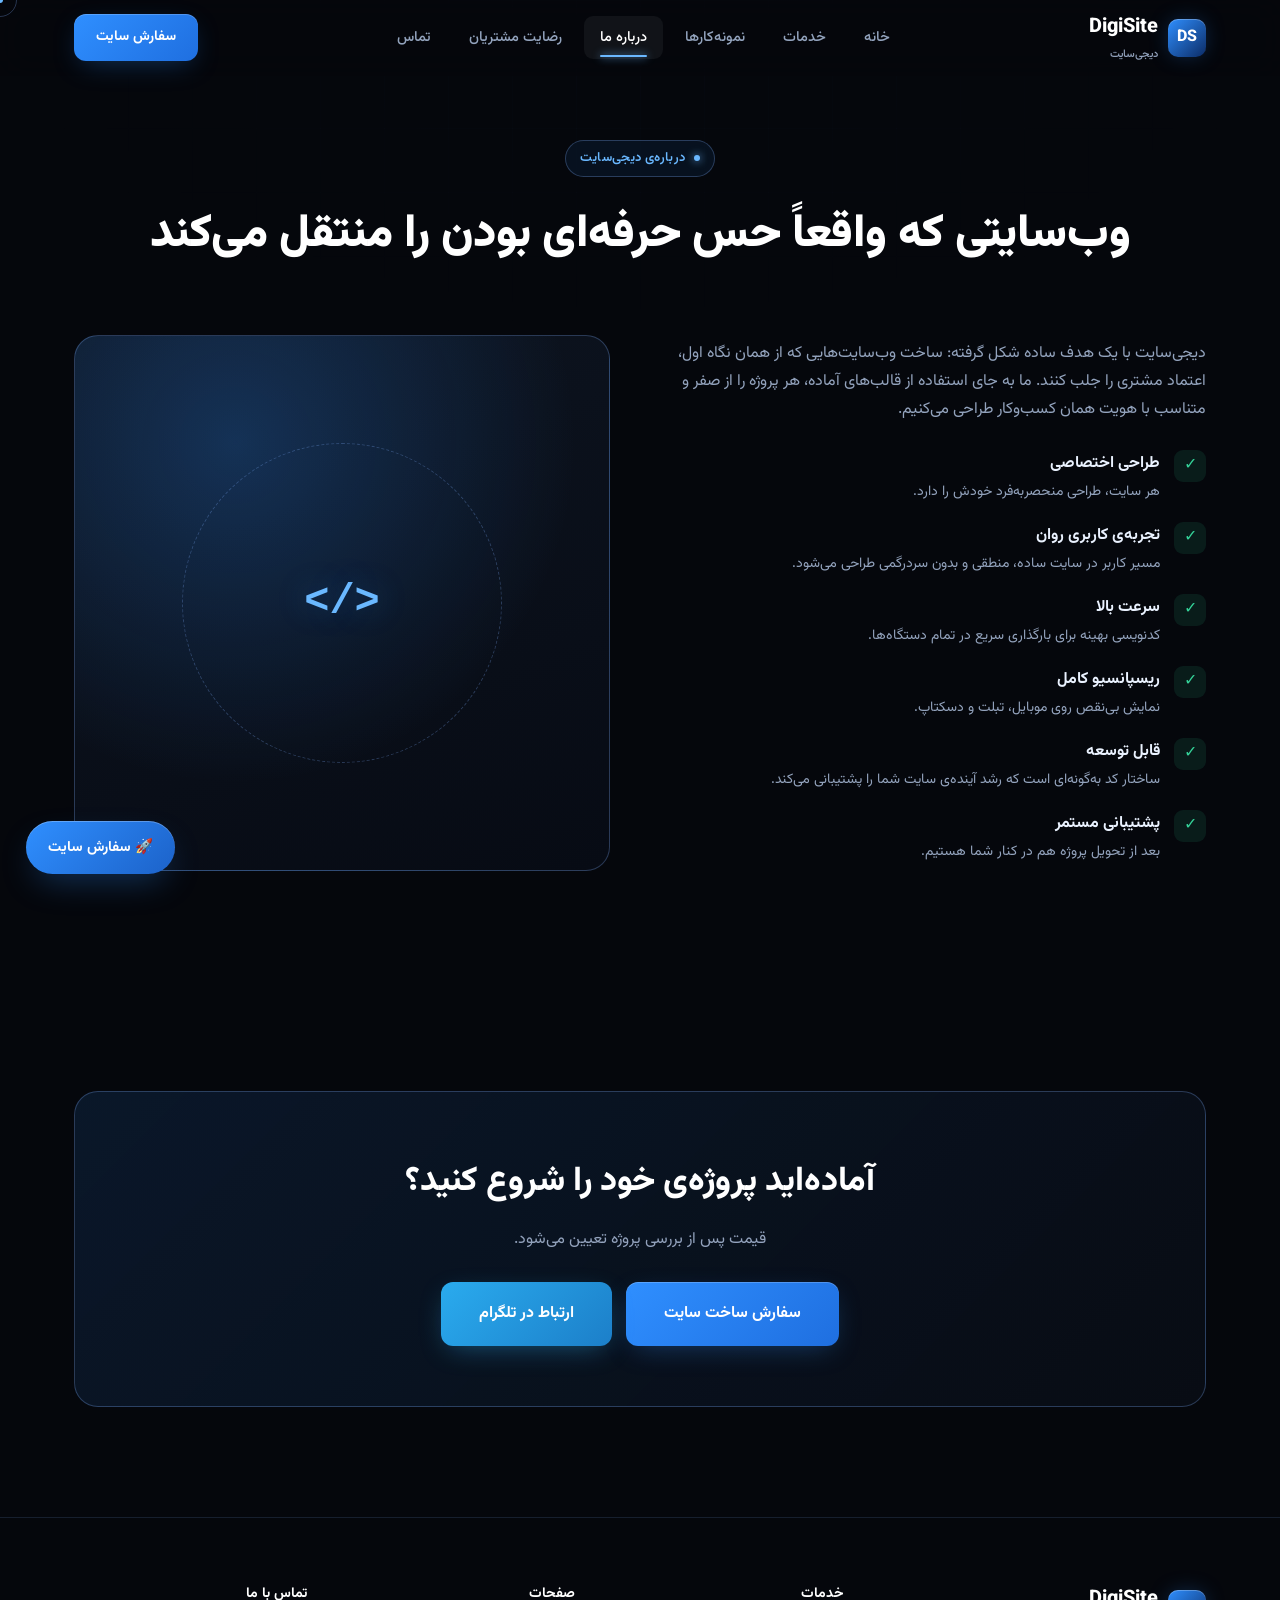
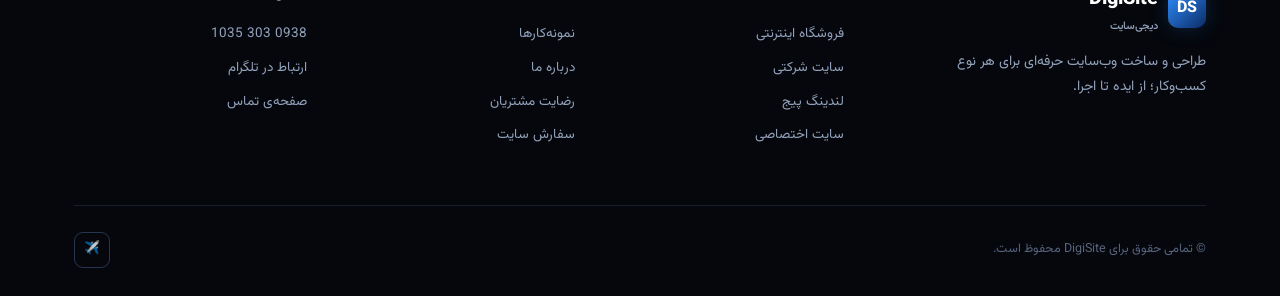
<file: about.html>
<!DOCTYPE html>
<html lang="fa" dir="rtl">
<head>
<meta charset="UTF-8">
<meta name="viewport" content="width=device-width, initial-scale=1.0">
<title>درباره ما | DigiSite</title>
<meta name="description" content="دیجی‌سایت یک مجموعه‌ی طراحی و توسعه‌ی وب‌سایت است که با تمرکز بر کیفیت، سرعت و تجربه‌ی کاربری، وب‌سایت‌های حرفه‌ای می‌سازد.">
<meta name="robots" content="index, follow">
<link rel="stylesheet" href="css/style.css">
</head>
<body>

<header class="navbar">
  <div class="container nav-inner">
    <a href="index.html" class="brand"><span class="brand-mark">DS</span><span>DigiSite<small>دیجی‌سایت</small></span></a>
    <nav class="nav-links">
      <a href="index.html">خانه</a>
      <a href="services.html">خدمات</a>
      <a href="portfolio.html">نمونه‌کارها</a>
      <a href="about.html" class="active">درباره ما</a>
      <a href="testimonials.html">رضایت مشتریان</a>
      <a href="contact.html">تماس</a>
    </nav>
    <div class="nav-cta">
      <a href="order.html" class="btn btn-primary nav-order-btn">سفارش سایت</a>
      <button class="hamburger" aria-label="منو"><span></span><span></span><span></span></button>
    </div>
  </div>
</header>

<div class="mobile-menu">
  <a href="index.html">خانه</a>
  <a href="services.html">خدمات</a>
  <a href="portfolio.html">نمونه‌کارها</a>
  <a href="about.html">درباره ما</a>
  <a href="testimonials.html">رضایت مشتریان</a>
  <a href="contact.html">تماس</a>
  <a href="order.html" class="btn btn-primary btn-block">سفارش سایت</a>
</div>

<section class="page-hero">
  <div class="container">
    <div class="eyebrow center">درباره‌ی دیجی‌سایت</div>
    <h1 class="reveal in">وب‌سایتی که واقعاً حس حرفه‌ای بودن را منتقل می‌کند</h1>
  </div>
</section>

<section style="padding-top:0;">
  <div class="container about-grid">
    <div class="reveal-r">
      <p style="color:var(--text-dim); font-size:16px;">
        دیجی‌سایت با یک هدف ساده شکل گرفته: ساخت وب‌سایت‌هایی که از همان نگاه اول، اعتماد مشتری را جلب کنند.
        ما به جای استفاده از قالب‌های آماده، هر پروژه را از صفر و متناسب با هویت همان کسب‌وکار طراحی می‌کنیم.
      </p>
      <div class="about-points">
        <div class="about-point"><div class="ic">✓</div><div><strong>طراحی اختصاصی</strong><br><span style="color:var(--text-dim); font-size:14px;">هر سایت، طراحی منحصربه‌فرد خودش را دارد.</span></div></div>
        <div class="about-point"><div class="ic">✓</div><div><strong>تجربه‌ی کاربری روان</strong><br><span style="color:var(--text-dim); font-size:14px;">مسیر کاربر در سایت ساده، منطقی و بدون سردرگمی طراحی می‌شود.</span></div></div>
        <div class="about-point"><div class="ic">✓</div><div><strong>سرعت بالا</strong><br><span style="color:var(--text-dim); font-size:14px;">کدنویسی بهینه برای بارگذاری سریع در تمام دستگاه‌ها.</span></div></div>
        <div class="about-point"><div class="ic">✓</div><div><strong>ریسپانسیو کامل</strong><br><span style="color:var(--text-dim); font-size:14px;">نمایش بی‌نقص روی موبایل، تبلت و دسکتاپ.</span></div></div>
        <div class="about-point"><div class="ic">✓</div><div><strong>قابل توسعه</strong><br><span style="color:var(--text-dim); font-size:14px;">ساختار کد به‌گونه‌ای است که رشد آینده‌ی سایت شما را پشتیبانی می‌کند.</span></div></div>
        <div class="about-point"><div class="ic">✓</div><div><strong>پشتیبانی مستمر</strong><br><span style="color:var(--text-dim); font-size:14px;">بعد از تحویل پروژه هم در کنار شما هستیم.</span></div></div>
      </div>
    </div>
    <div class="about-visual reveal-l"><div class="glow-ring"></div></div>
  </div>
</section>

<section>
  <div class="container">
    <div class="cta-band reveal-scale">
      <h2>آماده‌اید پروژه‌ی خود را شروع کنید؟</h2>
      <p>قیمت پس از بررسی پروژه تعیین می‌شود.</p>
      <div class="cta-actions">
        <a href="order.html" class="btn btn-primary btn-lg">سفارش ساخت سایت</a>
        <a href="#" data-telegram-link target="_blank" class="btn btn-tg btn-lg">ارتباط در تلگرام</a>
      </div>
    </div>
  </div>
</section>

<footer>
  <div class="container">
    <div class="footer-grid">
      <div class="footer-brand">
        <a href="index.html" class="brand"><span class="brand-mark">DS</span><span>DigiSite<small>دیجی‌سایت</small></span></a>
        <p>طراحی و ساخت وب‌سایت حرفه‌ای برای هر نوع کسب‌وکار؛ از ایده تا اجرا.</p>
      </div>
      <div class="footer-col">
        <h5>خدمات</h5>
        <a href="services.html">فروشگاه اینترنتی</a>
        <a href="services.html">سایت شرکتی</a>
        <a href="services.html">لندینگ پیج</a>
        <a href="services.html">سایت اختصاصی</a>
      </div>
      <div class="footer-col">
        <h5>صفحات</h5>
        <a href="portfolio.html">نمونه‌کارها</a>
        <a href="about.html">درباره ما</a>
        <a href="testimonials.html">رضایت مشتریان</a>
        <a href="order.html">سفارش سایت</a>
      </div>
      <div class="footer-col">
        <h5>تماس با ما</h5>
        <span data-phone-display>0938 303 1035</span>
        <a href="#" data-telegram-link target="_blank">ارتباط در تلگرام</a>
        <a href="contact.html">صفحه‌ی تماس</a>
      </div>
    </div>
    <div class="footer-bottom">
      <span>© تمامی حقوق برای DigiSite محفوظ است.</span>
      <div class="footer-socials"><a href="#" data-telegram-link target="_blank" aria-label="تلگرام">✈️</a></div>
    </div>
  </div>
</footer>

<a href="order.html" class="floating-btn">🚀 سفارش سایت</a>

<script src="js/config.js"></script>
<script src="js/main.js"></script>
</body>
</html>
</file>
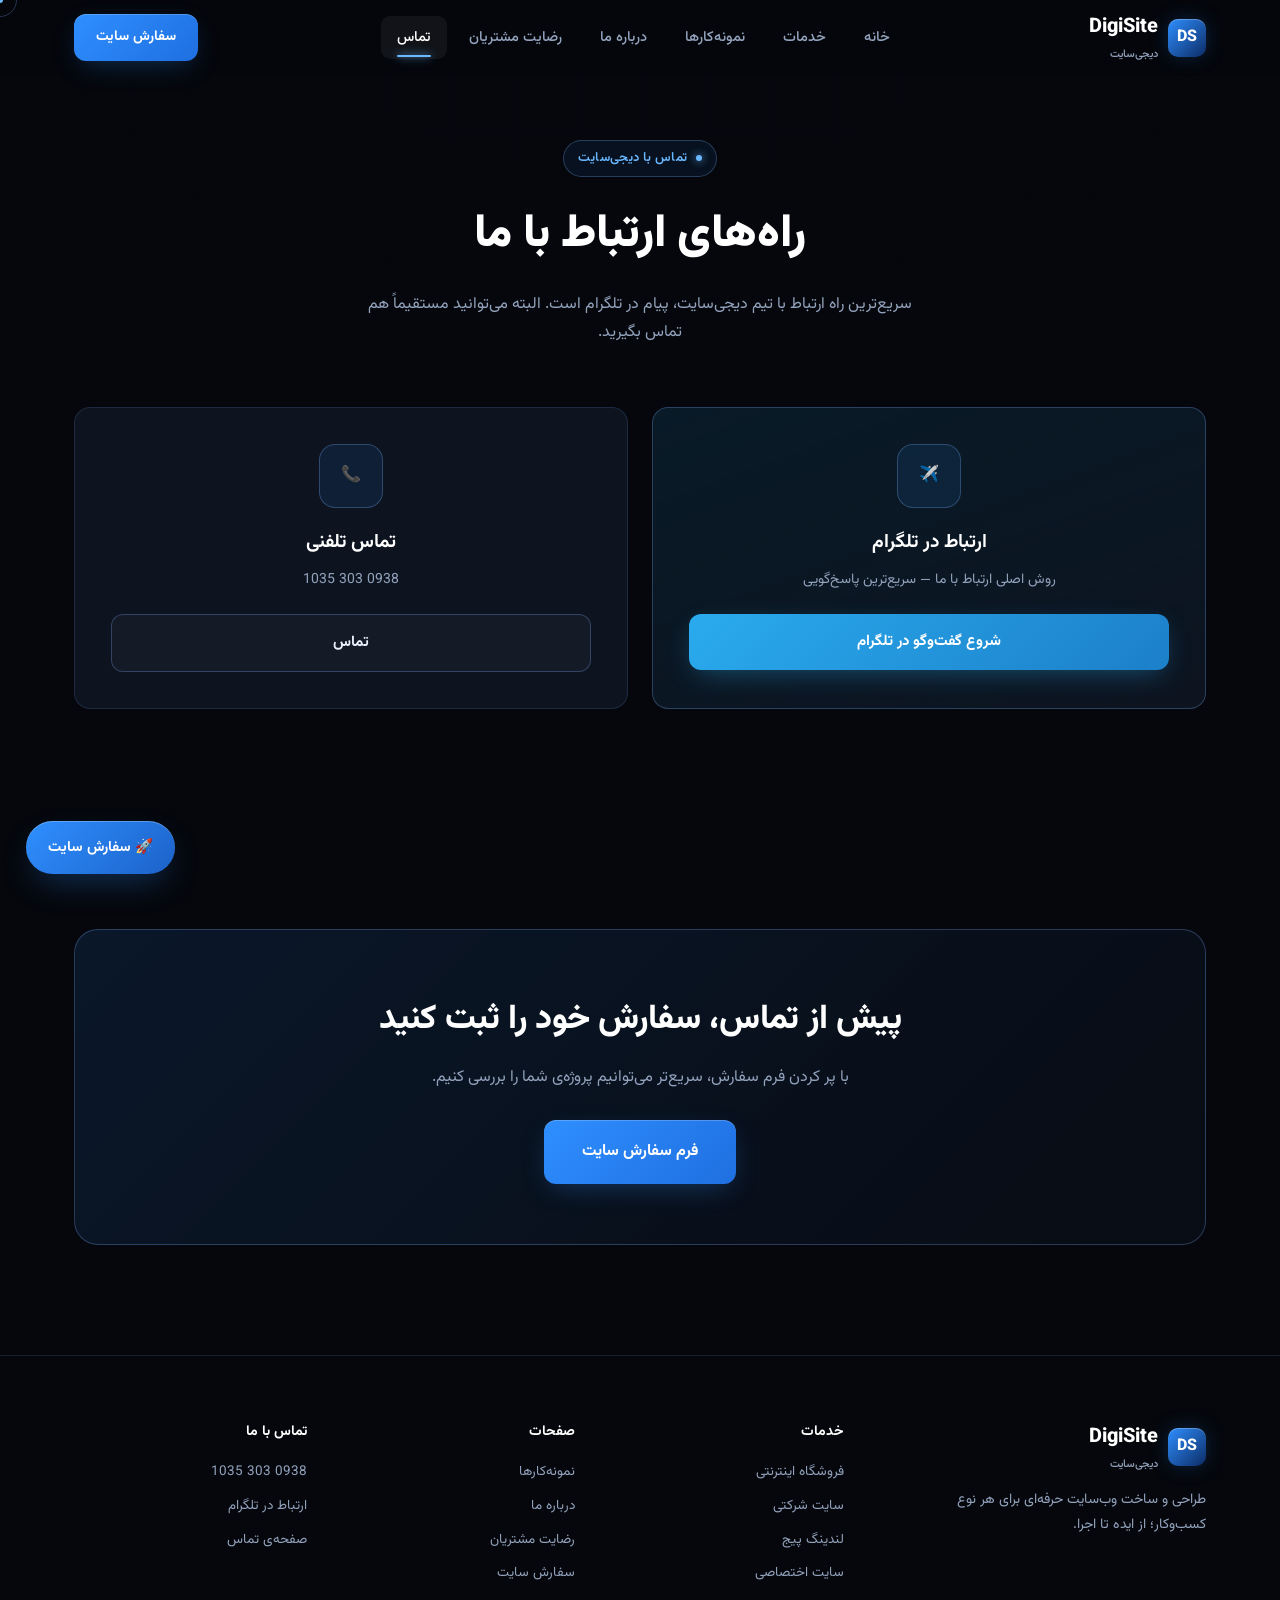
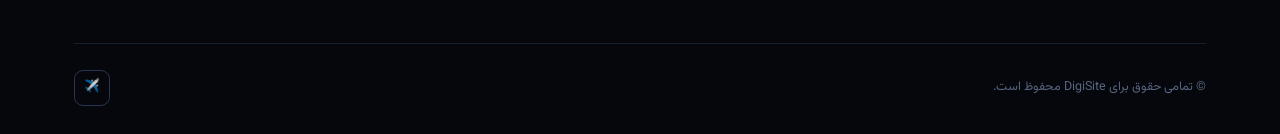
<file: contact.html>
<!DOCTYPE html>
<html lang="fa" dir="rtl">
<head>
<meta charset="UTF-8">
<meta name="viewport" content="width=device-width, initial-scale=1.0">
<title>تماس با ما | DigiSite</title>
<meta name="description" content="راه‌های ارتباط با دیجی‌سایت؛ تماس تلفنی یا پیام در تلگرام برای شروع پروژه‌ی وب‌سایت شما.">
<meta name="robots" content="index, follow">
<link rel="stylesheet" href="css/style.css">
</head>
<body>

<header class="navbar">
  <div class="container nav-inner">
    <a href="index.html" class="brand"><span class="brand-mark">DS</span><span>DigiSite<small>دیجی‌سایت</small></span></a>
    <nav class="nav-links">
      <a href="index.html">خانه</a>
      <a href="services.html">خدمات</a>
      <a href="portfolio.html">نمونه‌کارها</a>
      <a href="about.html">درباره ما</a>
      <a href="testimonials.html">رضایت مشتریان</a>
      <a href="contact.html" class="active">تماس</a>
    </nav>
    <div class="nav-cta">
      <a href="order.html" class="btn btn-primary nav-order-btn">سفارش سایت</a>
      <button class="hamburger" aria-label="منو"><span></span><span></span><span></span></button>
    </div>
  </div>
</header>

<div class="mobile-menu">
  <a href="index.html">خانه</a>
  <a href="services.html">خدمات</a>
  <a href="portfolio.html">نمونه‌کارها</a>
  <a href="about.html">درباره ما</a>
  <a href="testimonials.html">رضایت مشتریان</a>
  <a href="contact.html">تماس</a>
  <a href="order.html" class="btn btn-primary btn-block">سفارش سایت</a>
</div>

<section class="page-hero">
  <div class="container">
    <div class="eyebrow center">تماس با دیجی‌سایت</div>
    <h1 class="reveal in">راه‌های ارتباط با ما</h1>
    <p class="reveal in">سریع‌ترین راه ارتباط با تیم دیجی‌سایت، پیام در تلگرام است. البته می‌توانید مستقیماً هم تماس بگیرید.</p>
  </div>
</section>

<section style="padding-top:0;">
  <div class="container contact-grid">
    <div class="card contact-card reveal-scale" style="border-color:var(--border-strong); background:linear-gradient(160deg, rgba(42,171,238,.12), var(--surface));">
      <div class="ic-lg">✈️</div>
      <h3>ارتباط در تلگرام</h3>
      <p>روش اصلی ارتباط با ما — سریع‌ترین پاسخ‌گویی</p>
      <a href="#" data-telegram-link target="_blank" class="btn btn-tg btn-block">شروع گفت‌وگو در تلگرام</a>
    </div>
    <div class="card contact-card reveal-scale">
      <div class="ic-lg">📞</div>
      <h3>تماس تلفنی</h3>
      <p data-phone-display>0938 303 1035</p>
      <a href="#" data-phone-link class="btn btn-ghost btn-block">تماس</a>
    </div>
  </div>
</section>

<section>
  <div class="container">
    <div class="cta-band reveal-scale">
      <h2>پیش از تماس، سفارش خود را ثبت کنید</h2>
      <p>با پر کردن فرم سفارش، سریع‌تر می‌توانیم پروژه‌ی شما را بررسی کنیم.</p>
      <div class="cta-actions">
        <a href="order.html" class="btn btn-primary btn-lg">فرم سفارش سایت</a>
      </div>
    </div>
  </div>
</section>

<footer>
  <div class="container">
    <div class="footer-grid">
      <div class="footer-brand">
        <a href="index.html" class="brand"><span class="brand-mark">DS</span><span>DigiSite<small>دیجی‌سایت</small></span></a>
        <p>طراحی و ساخت وب‌سایت حرفه‌ای برای هر نوع کسب‌وکار؛ از ایده تا اجرا.</p>
      </div>
      <div class="footer-col">
        <h5>خدمات</h5>
        <a href="services.html">فروشگاه اینترنتی</a>
        <a href="services.html">سایت شرکتی</a>
        <a href="services.html">لندینگ پیج</a>
        <a href="services.html">سایت اختصاصی</a>
      </div>
      <div class="footer-col">
        <h5>صفحات</h5>
        <a href="portfolio.html">نمونه‌کارها</a>
        <a href="about.html">درباره ما</a>
        <a href="testimonials.html">رضایت مشتریان</a>
        <a href="order.html">سفارش سایت</a>
      </div>
      <div class="footer-col">
        <h5>تماس با ما</h5>
        <span data-phone-display>0938 303 1035</span>
        <a href="#" data-telegram-link target="_blank">ارتباط در تلگرام</a>
        <a href="contact.html">صفحه‌ی تماس</a>
      </div>
    </div>
    <div class="footer-bottom">
      <span>© تمامی حقوق برای DigiSite محفوظ است.</span>
      <div class="footer-socials"><a href="#" data-telegram-link target="_blank" aria-label="تلگرام">✈️</a></div>
    </div>
  </div>
</footer>

<a href="order.html" class="floating-btn">🚀 سفارش سایت</a>

<script src="js/config.js"></script>
<script src="js/main.js"></script>
</body>
</html>
</file>
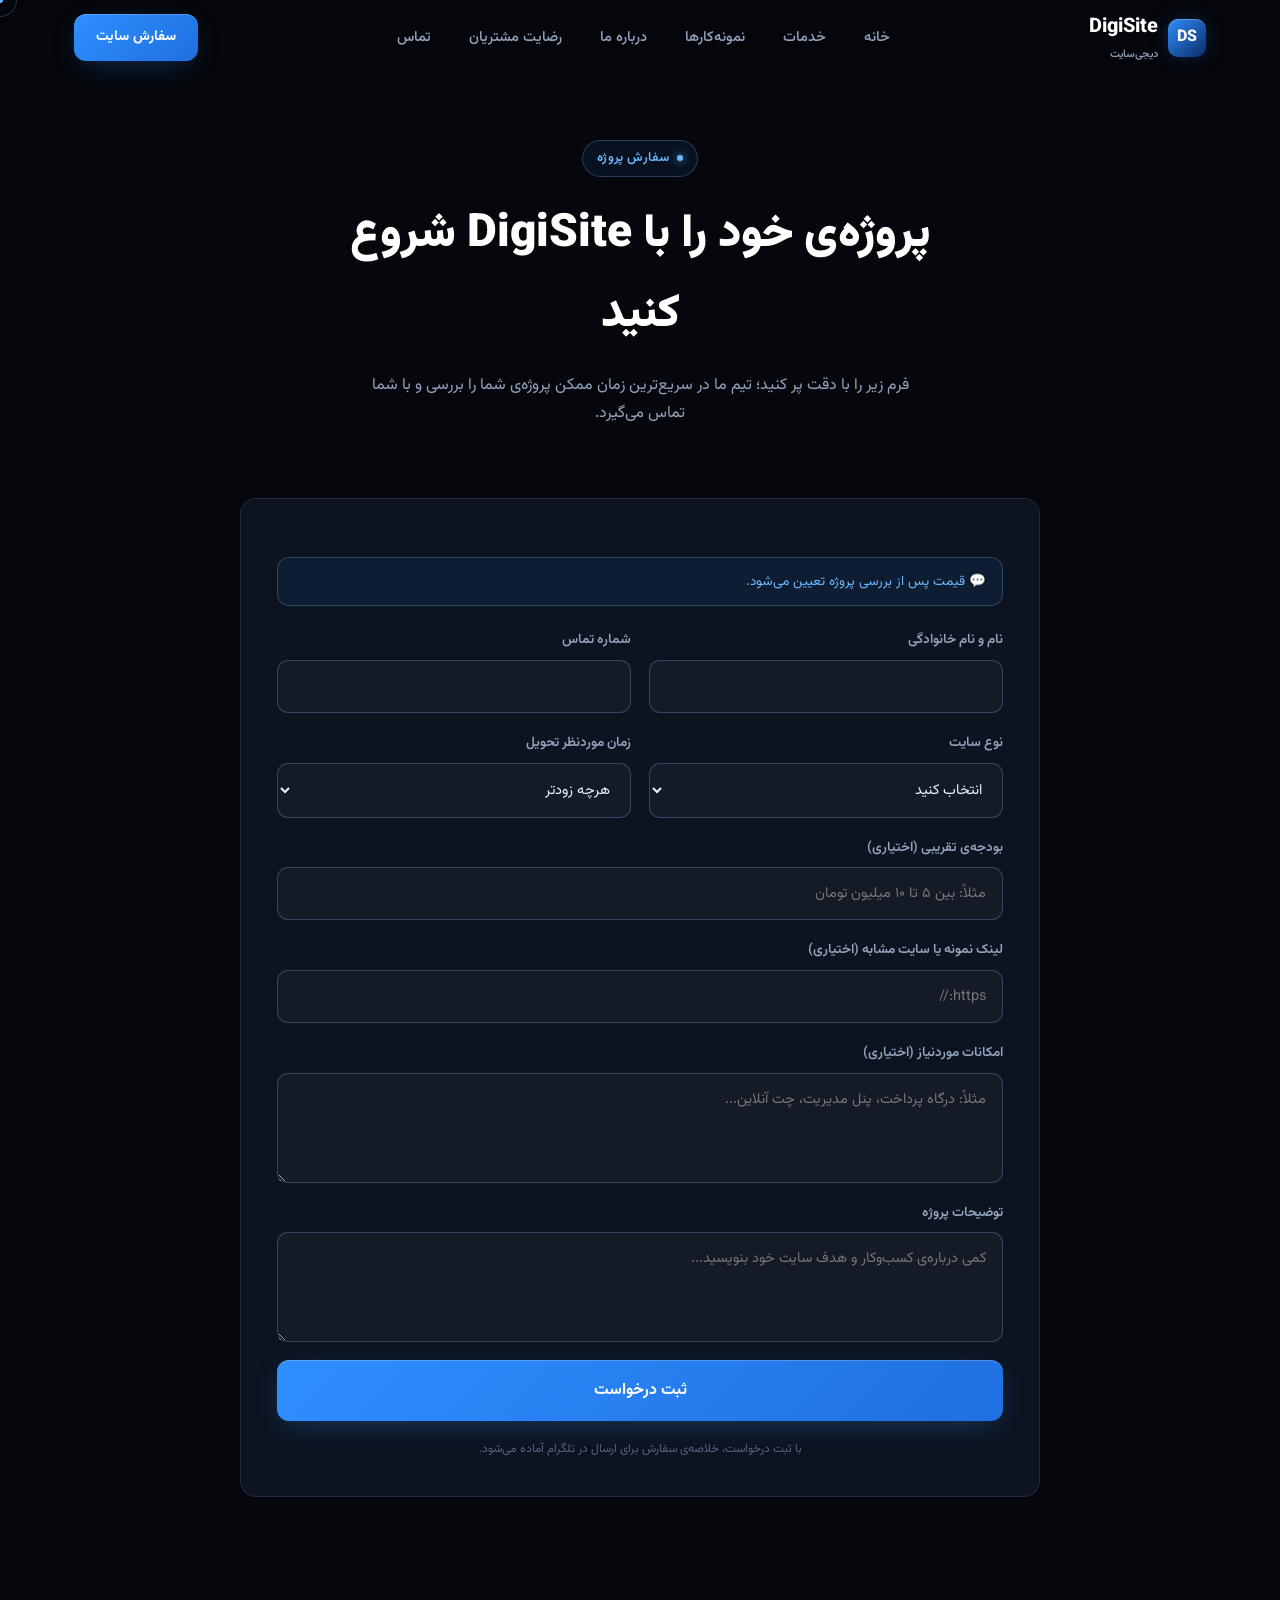
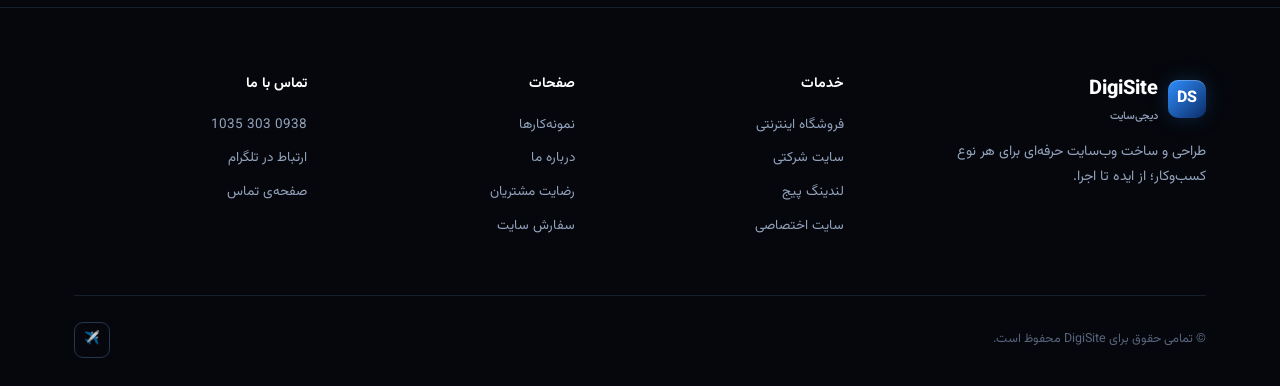
<file: order.html>
<!DOCTYPE html>
<html lang="fa" dir="rtl">
<head>
<meta charset="UTF-8">
<meta name="viewport" content="width=device-width, initial-scale=1.0">
<title>سفارش سایت | DigiSite</title>
<meta name="description" content="فرم سفارش ساخت وب‌سایت دیجی‌سایت — پروژه‌ی خود را ثبت کنید تا در سریع‌ترین زمان بررسی و با شما تماس بگیریم.">
<meta name="robots" content="index, follow">
<link rel="stylesheet" href="css/style.css">
</head>
<body>

<header class="navbar">
  <div class="container nav-inner">
    <a href="index.html" class="brand"><span class="brand-mark">DS</span><span>DigiSite<small>دیجی‌سایت</small></span></a>
    <nav class="nav-links">
      <a href="index.html">خانه</a>
      <a href="services.html">خدمات</a>
      <a href="portfolio.html">نمونه‌کارها</a>
      <a href="about.html">درباره ما</a>
      <a href="testimonials.html">رضایت مشتریان</a>
      <a href="contact.html">تماس</a>
    </nav>
    <div class="nav-cta">
      <a href="order.html" class="btn btn-primary nav-order-btn active">سفارش سایت</a>
      <button class="hamburger" aria-label="منو"><span></span><span></span><span></span></button>
    </div>
  </div>
</header>

<div class="mobile-menu">
  <a href="index.html">خانه</a>
  <a href="services.html">خدمات</a>
  <a href="portfolio.html">نمونه‌کارها</a>
  <a href="about.html">درباره ما</a>
  <a href="testimonials.html">رضایت مشتریان</a>
  <a href="contact.html">تماس</a>
  <a href="order.html" class="btn btn-primary btn-block">سفارش سایت</a>
</div>

<section class="page-hero" style="padding-bottom:20px;">
  <div class="container order-hero">
    <div class="eyebrow center">سفارش پروژه</div>
    <h1 class="reveal in">پروژه‌ی خود را با DigiSite شروع کنید</h1>
    <p class="reveal in">فرم زیر را با دقت پر کنید؛ تیم ما در سریع‌ترین زمان ممکن پروژه‌ی شما را بررسی و با شما تماس می‌گیرد.</p>
  </div>
</section>

<section style="padding-top:0;">
  <div class="container">
    <div class="card reveal-scale" style="max-width:800px; margin:0 auto; padding:36px;">
      <div class="form-price-note">💬 قیمت پس از بررسی پروژه تعیین می‌شود.</div>

      <form id="order-form" class="form-grid">
        <div class="field"><label>نام و نام خانوادگی</label><input type="text" name="name" required></div>
        <div class="field"><label>شماره تماس</label><input type="tel" name="phone" required></div>

        <div class="field"><label>نوع سایت</label>
          <select name="type" required>
            <option value="">انتخاب کنید</option>
            <option>فروشگاهی</option>
            <option>شرکتی</option>
            <option>شخصی</option>
            <option>خدماتی</option>
            <option>خبری</option>
            <option>آموزشی</option>
            <option>گیمینگ</option>
            <option>لندینگ</option>
            <option>اختصاصی</option>
            <option>سایر</option>
          </select>
        </div>
        <div class="field"><label>زمان موردنظر تحویل</label>
          <select name="timeline">
            <option>هرچه زودتر</option>
            <option>۲ تا ۴ هفته</option>
            <option>۱ تا ۲ ماه</option>
            <option>زمان مشخصی ندارم</option>
          </select>
        </div>

        <div class="field full"><label>بودجه‌ی تقریبی (اختیاری)</label><input type="text" name="budget" placeholder="مثلاً: بین ۵ تا ۱۰ میلیون تومان"></div>
        <div class="field full"><label>لینک نمونه یا سایت مشابه (اختیاری)</label><input type="text" name="reference" placeholder="https://"></div>

        <div class="field full"><label>امکانات موردنیاز (اختیاری)</label>
          <textarea name="features" placeholder="مثلاً: درگاه پرداخت، پنل مدیریت، چت آنلاین..."></textarea>
        </div>
        <div class="field full"><label>توضیحات پروژه</label>
          <textarea name="description" required placeholder="کمی درباره‌ی کسب‌وکار و هدف سایت خود بنویسید..."></textarea>
        </div>

        <div class="field full">
          <button type="submit" class="btn btn-primary btn-lg btn-block">ثبت درخواست</button>
          <p class="field-note" style="text-align:center; margin-top:10px;">با ثبت درخواست، خلاصه‌ی سفارش برای ارسال در تلگرام آماده می‌شود.</p>
        </div>
      </form>

      <div class="form-success" id="form-success">
        ✅ درخواست شما ثبت شد. اکنون می‌توانید آن را برای ما در تلگرام ارسال کنید.
      </div>
      <a href="#" id="send-telegram" target="_blank" class="btn btn-tg btn-block" style="display:none; margin-top:14px;">ارسال خلاصه‌ی سفارش در تلگرام</a>
    </div>
  </div>
</section>

<footer>
  <div class="container">
    <div class="footer-grid">
      <div class="footer-brand">
        <a href="index.html" class="brand"><span class="brand-mark">DS</span><span>DigiSite<small>دیجی‌سایت</small></span></a>
        <p>طراحی و ساخت وب‌سایت حرفه‌ای برای هر نوع کسب‌وکار؛ از ایده تا اجرا.</p>
      </div>
      <div class="footer-col">
        <h5>خدمات</h5>
        <a href="services.html">فروشگاه اینترنتی</a>
        <a href="services.html">سایت شرکتی</a>
        <a href="services.html">لندینگ پیج</a>
        <a href="services.html">سایت اختصاصی</a>
      </div>
      <div class="footer-col">
        <h5>صفحات</h5>
        <a href="portfolio.html">نمونه‌کارها</a>
        <a href="about.html">درباره ما</a>
        <a href="testimonials.html">رضایت مشتریان</a>
        <a href="order.html">سفارش سایت</a>
      </div>
      <div class="footer-col">
        <h5>تماس با ما</h5>
        <span data-phone-display>0938 303 1035</span>
        <a href="#" data-telegram-link target="_blank">ارتباط در تلگرام</a>
        <a href="contact.html">صفحه‌ی تماس</a>
      </div>
    </div>
    <div class="footer-bottom">
      <span>© تمامی حقوق برای DigiSite محفوظ است.</span>
      <div class="footer-socials"><a href="#" data-telegram-link target="_blank" aria-label="تلگرام">✈️</a></div>
    </div>
  </div>
</footer>

<script src="js/config.js"></script>
<script src="js/main.js"></script>
<script>
  document.getElementById("order-form").addEventListener("submit", (e)=>{
    e.preventDefault();
    const fd = new FormData(e.target);
    const summary =
`سفارش سایت جدید از DigiSite:
نام: ${fd.get("name")}
شماره تماس: ${fd.get("phone")}
نوع سایت: ${fd.get("type")}
زمان موردنظر: ${fd.get("timeline")}
بودجه تقریبی: ${fd.get("budget") || "ذکر نشده"}
لینک نمونه: ${fd.get("reference") || "ندارد"}
امکانات موردنیاز: ${fd.get("features") || "ندارد"}
توضیحات: ${fd.get("description")}`;

    document.getElementById("form-success").classList.add("show");
    const tgBtn = document.getElementById("send-telegram");
    tgBtn.href = `${DIGISITE_CONFIG.TELEGRAM_URL}?text=${encodeURIComponent(summary)}`;
    tgBtn.style.display = "flex";
    tgBtn.scrollIntoView({ behavior: "smooth", block: "center" });
  });
</script>
</body>
</html>
</file>
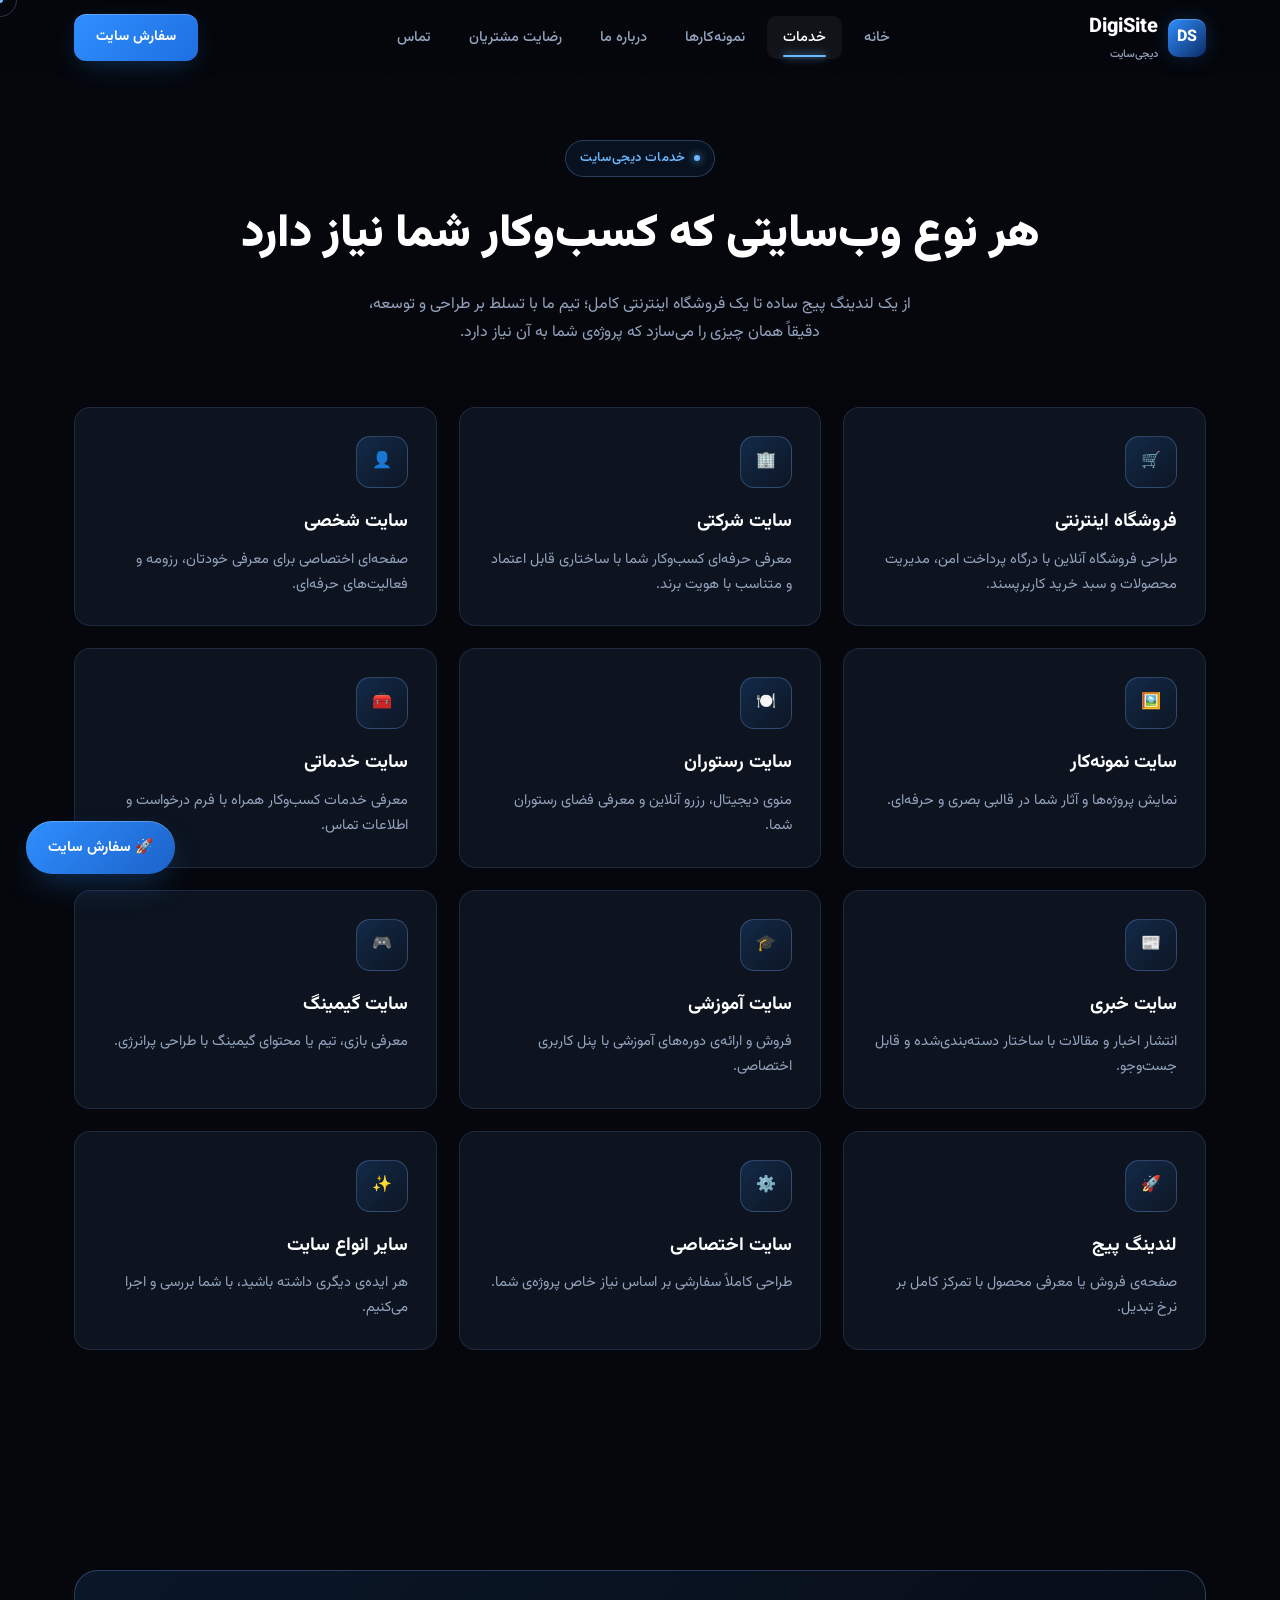
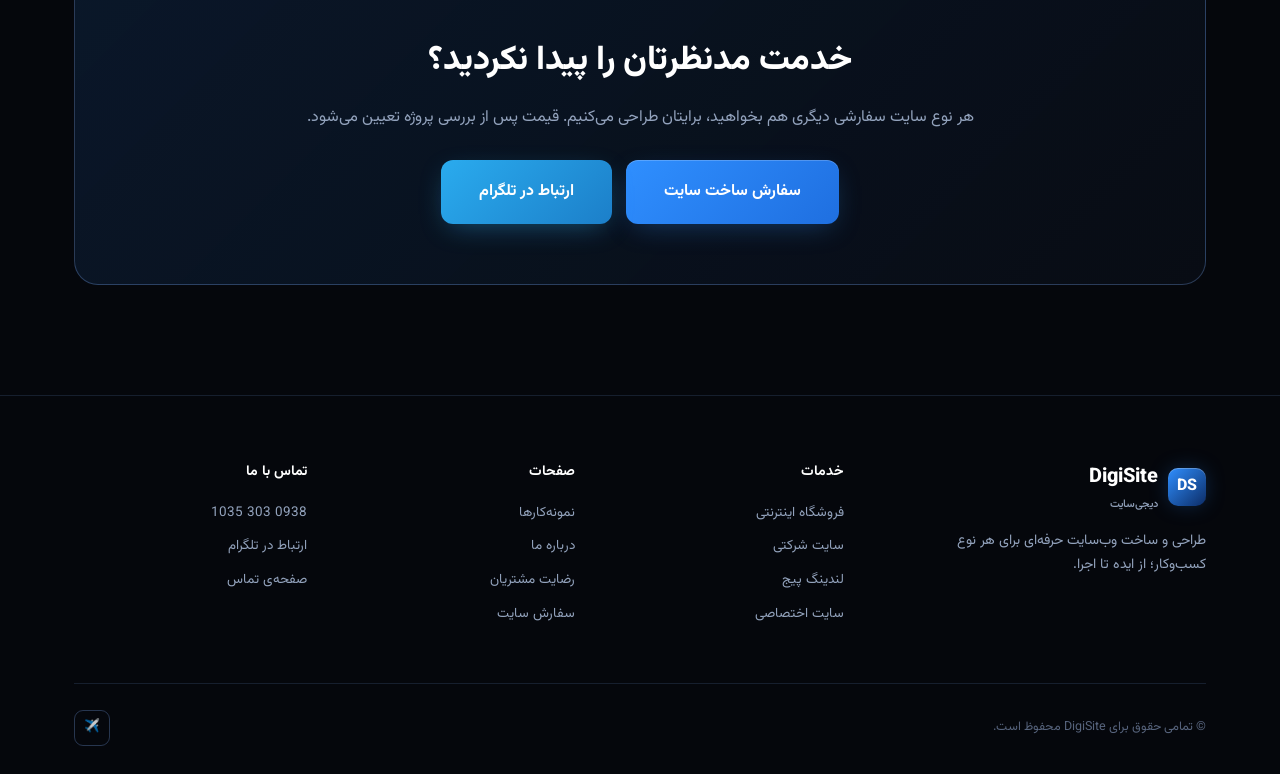
<file: services.html>
<!DOCTYPE html>
<html lang="fa" dir="rtl">
<head>
<meta charset="UTF-8">
<meta name="viewport" content="width=device-width, initial-scale=1.0">
<title>خدمات | DigiSite — طراحی انواع وب‌سایت</title>
<meta name="description" content="خدمات دیجی‌سایت شامل طراحی سایت فروشگاهی، شرکتی، شخصی، نمونه‌کار، رستوران، خدماتی، خبری، آموزشی، گیمینگ، لندینگ پیج و سایت‌های کاملاً اختصاصی.">
<meta name="robots" content="index, follow">
<link rel="stylesheet" href="css/style.css">
</head>
<body>

<header class="navbar">
  <div class="container nav-inner">
    <a href="index.html" class="brand"><span class="brand-mark">DS</span><span>DigiSite<small>دیجی‌سایت</small></span></a>
    <nav class="nav-links">
      <a href="index.html">خانه</a>
      <a href="services.html" class="active">خدمات</a>
      <a href="portfolio.html">نمونه‌کارها</a>
      <a href="about.html">درباره ما</a>
      <a href="testimonials.html">رضایت مشتریان</a>
      <a href="contact.html">تماس</a>
    </nav>
    <div class="nav-cta">
      <a href="order.html" class="btn btn-primary nav-order-btn">سفارش سایت</a>
      <button class="hamburger" aria-label="منو"><span></span><span></span><span></span></button>
    </div>
  </div>
</header>

<div class="mobile-menu">
  <a href="index.html">خانه</a>
  <a href="services.html">خدمات</a>
  <a href="portfolio.html">نمونه‌کارها</a>
  <a href="about.html">درباره ما</a>
  <a href="testimonials.html">رضایت مشتریان</a>
  <a href="contact.html">تماس</a>
  <a href="order.html" class="btn btn-primary btn-block">سفارش سایت</a>
</div>

<section class="page-hero">
  <div class="container">
    <div class="eyebrow center">خدمات دیجی‌سایت</div>
    <h1 class="reveal in">هر نوع وب‌سایتی که کسب‌وکار شما نیاز دارد</h1>
    <p class="reveal in">از یک لندینگ پیج ساده تا یک فروشگاه اینترنتی کامل؛ تیم ما با تسلط بر طراحی و توسعه، دقیقاً همان چیزی را می‌سازد که پروژه‌ی شما به آن نیاز دارد.</p>
  </div>
</section>

<section style="padding-top:0;">
  <div class="container">
    <div class="services-grid stagger" id="services-list"></div>
  </div>
</section>

<section>
  <div class="container">
    <div class="cta-band reveal-scale">
      <h2>خدمت مدنظرتان را پیدا نکردید؟</h2>
      <p>هر نوع سایت سفارشی دیگری هم بخواهید، برایتان طراحی می‌کنیم. قیمت پس از بررسی پروژه تعیین می‌شود.</p>
      <div class="cta-actions">
        <a href="order.html" class="btn btn-primary btn-lg">سفارش ساخت سایت</a>
        <a href="#" data-telegram-link target="_blank" class="btn btn-tg btn-lg">ارتباط در تلگرام</a>
      </div>
    </div>
  </div>
</section>

<footer>
  <div class="container">
    <div class="footer-grid">
      <div class="footer-brand">
        <a href="index.html" class="brand"><span class="brand-mark">DS</span><span>DigiSite<small>دیجی‌سایت</small></span></a>
        <p>طراحی و ساخت وب‌سایت حرفه‌ای برای هر نوع کسب‌وکار؛ از ایده تا اجرا.</p>
      </div>
      <div class="footer-col">
        <h5>خدمات</h5>
        <a href="services.html">فروشگاه اینترنتی</a>
        <a href="services.html">سایت شرکتی</a>
        <a href="services.html">لندینگ پیج</a>
        <a href="services.html">سایت اختصاصی</a>
      </div>
      <div class="footer-col">
        <h5>صفحات</h5>
        <a href="portfolio.html">نمونه‌کارها</a>
        <a href="about.html">درباره ما</a>
        <a href="testimonials.html">رضایت مشتریان</a>
        <a href="order.html">سفارش سایت</a>
      </div>
      <div class="footer-col">
        <h5>تماس با ما</h5>
        <span data-phone-display>0938 303 1035</span>
        <a href="#" data-telegram-link target="_blank">ارتباط در تلگرام</a>
        <a href="contact.html">صفحه‌ی تماس</a>
      </div>
    </div>
    <div class="footer-bottom">
      <span>© تمامی حقوق برای DigiSite محفوظ است.</span>
      <div class="footer-socials"><a href="#" data-telegram-link target="_blank" aria-label="تلگرام">✈️</a></div>
    </div>
  </div>
</footer>

<a href="order.html" class="floating-btn">🚀 سفارش سایت</a>

<script src="js/config.js"></script>
<script src="js/main.js"></script>
<script>
  const SERVICES = [
    { ic:"🛒", t:"فروشگاه اینترنتی", d:"طراحی فروشگاه آنلاین با درگاه پرداخت امن، مدیریت محصولات و سبد خرید کاربرپسند." },
    { ic:"🏢", t:"سایت شرکتی", d:"معرفی حرفه‌ای کسب‌وکار شما با ساختاری قابل اعتماد و متناسب با هویت برند." },
    { ic:"👤", t:"سایت شخصی", d:"صفحه‌ای اختصاصی برای معرفی خودتان، رزومه و فعالیت‌های حرفه‌ای." },
    { ic:"🖼️", t:"سایت نمونه‌کار", d:"نمایش پروژه‌ها و آثار شما در قالبی بصری و حرفه‌ای." },
    { ic:"🍽️", t:"سایت رستوران", d:"منوی دیجیتال، رزرو آنلاین و معرفی فضای رستوران شما." },
    { ic:"🧰", t:"سایت خدماتی", d:"معرفی خدمات کسب‌وکار همراه با فرم درخواست و اطلاعات تماس." },
    { ic:"📰", t:"سایت خبری", d:"انتشار اخبار و مقالات با ساختار دسته‌بندی‌شده و قابل جست‌وجو." },
    { ic:"🎓", t:"سایت آموزشی", d:"فروش و ارائه‌ی دوره‌های آموزشی با پنل کاربری اختصاصی." },
    { ic:"🎮", t:"سایت گیمینگ", d:"معرفی بازی، تیم یا محتوای گیمینگ با طراحی پرانرژی." },
    { ic:"🚀", t:"لندینگ پیج", d:"صفحه‌ی فروش یا معرفی محصول با تمرکز کامل بر نرخ تبدیل." },
    { ic:"⚙️", t:"سایت اختصاصی", d:"طراحی کاملاً سفارشی بر اساس نیاز خاص پروژه‌ی شما." },
    { ic:"✨", t:"سایر انواع سایت", d:"هر ایده‌ی دیگری داشته باشید، با شما بررسی و اجرا می‌کنیم." },
  ];
  document.getElementById("services-list").innerHTML = SERVICES.map((s,i)=>`
    <div class="card service-card reveal" style="--i:${i%3}">
      <div class="ic">${s.ic}</div><h3>${s.t}</h3><p>${s.d}</p>
    </div>`).join("");
  initReveal();
</script>
</body>
</html>
</file>
<file: css/style.css>
/* ==================================================================
   DigiSite — Stylesheet
   طراحی: Dark / Corporate / Neon Blue / Glassmorphism ظریف
   ================================================================== */

@import url("https://fonts.googleapis.com/css2?family=Vazirmatn:wght@300;400;500;600;700;800;900&display=swap");

:root{
  --bg:            #05070c;
  --bg-soft:       #070b14;
  --surface:       #0d1420;
  --surface-2:     #101c30;
  --border:        rgba(130,175,255,.14);
  --border-strong: rgba(130,175,255,.28);
  --blue:          #2f8fff;
  --blue-bright:   #6ab8ff;
  --blue-deep:     #0b3f8f;
  --blue-glow:     rgba(47,143,255,.35);
  --text:          #eaf2ff;
  --text-dim:      #93a3bd;
  --text-faint:    #57647d;
  --success:       #35d399;
  --font: "Vazirmatn", "Segoe UI", Tahoma, sans-serif;
  --container: 1180px;
  --radius-sm: 10px;
  --radius-md: 16px;
  --radius-lg: 24px;
  --nav-h: 76px;
  --ease: cubic-bezier(.16,.84,.44,1);
  --fast: .25s;
  --med: .5s;
}

*,*::before,*::after{ box-sizing:border-box; margin:0; padding:0; }
html{ scroll-behavior:smooth; }
html,body{ overflow-x:hidden; max-width:100%; }

body{
  background:var(--bg);
  color:var(--text);
  font-family:var(--font);
  direction:rtl;
  line-height:1.75;
  -webkit-font-smoothing:antialiased;
  position:relative;
}

body::before{
  content:"";
  position:fixed; inset:0;
  background-image:
    linear-gradient(var(--border) 1px, transparent 1px),
    linear-gradient(90deg, var(--border) 1px, transparent 1px);
  background-size:64px 64px;
  opacity:.15;
  pointer-events:none;
  z-index:0;
  mask-image:radial-gradient(ellipse 80% 60% at 50% 0%, #000 0%, transparent 70%);
}

img{ max-width:100%; display:block; }
a{ color:inherit; text-decoration:none; }
ul{ list-style:none; }
button{ font-family:inherit; cursor:pointer; border:none; background:none; color:inherit; }
input,textarea,select{ font-family:inherit; color:inherit; }

.container{
  width:100%;
  max-width:var(--container);
  margin:0 auto;
  padding:0 24px;
  position:relative;
  z-index:1;
}

section{ position:relative; z-index:1; padding:110px 0; }
@media(max-width:900px){ section{ padding:72px 0; } }

.section-head{
  max-width:640px;
  margin-bottom:56px;
}
.eyebrow{
  display:inline-flex; align-items:center; gap:8px;
  font-size:13px; font-weight:600; letter-spacing:.03em;
  color:var(--blue-bright);
  background:rgba(47,143,255,.08);
  border:1px solid var(--border-strong);
  padding:6px 14px; border-radius:100px;
  margin-bottom:18px;
}
.eyebrow::before{
  content:""; width:6px; height:6px; border-radius:50%;
  background:var(--blue-bright); box-shadow:0 0 8px var(--blue-bright);
}
.section-title{
  font-size:clamp(28px,3.6vw,42px);
  font-weight:800;
  letter-spacing:-.01em;
  color:#fff;
}
.section-desc{
  margin-top:14px;
  color:var(--text-dim);
  font-size:16px;
  max-width:560px;
}
.center{ text-align:center; margin-inline:auto; }

.btn{
  display:inline-flex; align-items:center; justify-content:center; gap:10px;
  padding:15px 30px;
  border-radius:12px;
  font-weight:700; font-size:15px;
  transition:transform var(--fast) var(--ease), box-shadow var(--fast) var(--ease), background var(--fast);
  white-space:nowrap;
  position:relative;
}
.btn-primary{
  background:linear-gradient(135deg,var(--blue),#1f6fe0);
  color:#fff;
  box-shadow:0 8px 28px -8px var(--blue-glow), inset 0 1px 0 rgba(255,255,255,.2);
}
.btn-primary:hover{ transform:translateY(-2px); box-shadow:0 14px 34px -8px var(--blue-glow); }
.btn-ghost{
  background:rgba(255,255,255,.03);
  border:1px solid var(--border-strong);
  color:var(--text);
  backdrop-filter:blur(6px);
}
.btn-ghost:hover{ background:rgba(255,255,255,.06); transform:translateY(-2px); border-color:var(--blue); }
.btn-tg{
  background:linear-gradient(135deg,#2AABEE,#1c7fc9);
  color:#fff;
  box-shadow:0 8px 28px -8px rgba(42,171,238,.45);
}
.btn-tg:hover{ transform:translateY(-2px); }
.btn-block{ width:100%; }
.btn-lg{ padding:18px 38px; font-size:16px; }
.btn svg{ width:18px; height:18px; }

.navbar{
  position:fixed; top:0; right:0; left:0; z-index:100;
  height:var(--nav-h);
  display:flex; align-items:center;
  background:rgba(5,7,12,.6);
  backdrop-filter:blur(16px);
  border-bottom:1px solid transparent;
  transition:border-color var(--fast), background var(--fast);
}
.navbar.scrolled{
  border-bottom-color:var(--border);
  background:rgba(5,7,12,.85);
}
.nav-inner{ display:flex; align-items:center; justify-content:space-between; width:100%; }
.brand{ display:flex; align-items:center; gap:10px; font-weight:800; font-size:20px; color:#fff; }
.brand-mark{
  width:38px; height:38px; border-radius:10px;
  background:linear-gradient(135deg,var(--blue),#0c2c66);
  display:flex; align-items:center; justify-content:center;
  box-shadow:0 0 22px -4px var(--blue-glow), inset 0 1px 0 rgba(255,255,255,.25);
  font-size:16px;
}
.brand small{ display:block; font-size:11px; font-weight:500; color:var(--text-dim); }

.nav-links{ display:flex; align-items:center; gap:6px; }
.nav-links a{
  padding:9px 16px; border-radius:9px; font-size:14.5px; font-weight:500;
  color:var(--text-dim);
  transition:color var(--fast), background var(--fast);
  position:relative;
}
.nav-links a:hover, .nav-links a.active{ color:#fff; background:rgba(255,255,255,.05); }
.nav-links a.active::after{
  content:""; position:absolute; bottom:2px; right:16px; left:16px; height:2px;
  background:var(--blue-bright); border-radius:2px; box-shadow:0 0 8px var(--blue-bright);
}
.nav-cta{ display:flex; align-items:center; gap:12px; }
.nav-order-btn{ padding:11px 22px; font-size:14px; }

.hamburger{
  display:none; width:42px; height:42px; border-radius:10px;
  border:1px solid var(--border-strong); align-items:center; justify-content:center;
  flex-direction:column; gap:5px; background:rgba(255,255,255,.03);
}.hamburger span{ width:18px; height:2px; background:#fff; border-radius:2px; transition:.3s var(--ease); }
.hamburger.open span:nth-child(1){ transform:translateY(7px) rotate(45deg); }
.hamburger.open span:nth-child(2){ opacity:0; }
.hamburger.open span:nth-child(3){ transform:translateY(-7px) rotate(-45deg); }

.mobile-menu{
  position:fixed; inset:0; top:var(--nav-h); z-index:99;
  background:rgba(5,8,14,.92); backdrop-filter:blur(20px);
  padding:28px 24px; display:flex; flex-direction:column; gap:6px;
  transform:translateY(-12px); opacity:0; visibility:hidden;
  transition:opacity var(--med) var(--ease), transform var(--med) var(--ease), visibility var(--med);
}
.mobile-menu.open{ opacity:1; transform:translateY(0); visibility:visible; }
.mobile-menu a{
  padding:16px 18px; border-radius:12px; font-size:17px; font-weight:600;
  border-bottom:1px solid var(--border);
}
.mobile-menu .btn{ margin-top:16px; }

@media(max-width:900px){
  .nav-links{ display:none; }
  .hamburger{ display:flex; }
  .nav-order-btn{ display:none; }
}

.hero{ padding-top:calc(var(--nav-h) + 90px); padding-bottom:100px; overflow:hidden; }
.hero-grid{ display:grid; grid-template-columns:1.05fr .95fr; gap:60px; align-items:center; }
@media(max-width:960px){ .hero-grid{ grid-template-columns:1fr; text-align:center; } }

.hero-title{
  font-size:clamp(34px,5.4vw,60px);
  font-weight:900; line-height:1.25; color:#fff; letter-spacing:-.02em;
}
.hero-title .grad{
  background:linear-gradient(90deg,var(--blue-bright),var(--blue));
  -webkit-background-clip:text; background-clip:text; color:transparent;
}
.hero-desc{ margin-top:22px; font-size:17.5px; color:var(--text-dim); max-width:520px; }
@media(max-width:960px){ .hero-desc{ margin-inline:auto; } }
.hero-actions{ display:flex; gap:14px; margin-top:34px; flex-wrap:wrap; }
@media(max-width:960px){ .hero-actions{ justify-content:center; } }

.hero-stats{ display:flex; gap:34px; margin-top:52px; flex-wrap:wrap; }
@media(max-width:960px){ .hero-stats{ justify-content:center; } }
.hero-stats .stat b{ font-size:26px; font-weight:800; color:#fff; display:block; }
.hero-stats .stat span{ font-size:13.5px; color:var(--text-faint); }

.hero-visual{ position:relative; }
.mock-browser{
  background:linear-gradient(160deg,var(--surface),var(--bg-soft));
  border:1px solid var(--border-strong);
  border-radius:var(--radius-lg);
  box-shadow:0 30px 80px -30px rgba(0,0,0,.7), 0 0 60px -20px var(--blue-glow);
  overflow:hidden;
  position:relative;
}
.mock-browser-bar{
  display:flex; align-items:center; gap:8px;
  padding:14px 16px; border-bottom:1px solid var(--border);
  background:rgba(255,255,255,.02);
}
.mock-dot{ width:10px; height:10px; border-radius:50%; background:#3a4863; }
.mock-browser-url{
  flex:1; margin-inline-start:10px; height:24px; border-radius:6px;
  background:rgba(255,255,255,.04); display:flex; align-items:center; padding:0 10px;
  font-size:11px; color:var(--text-faint); font-family:monospace; direction:ltr;
}
.mock-body{ padding:22px; min-height:300px; display:flex; flex-direction:column; gap:12px; }
.mock-line{ height:10px; border-radius:5px; background:rgba(255,255,255,.06); }
.typing-code{
  font-family:"Courier New",monospace; font-size:12.5px; color:var(--blue-bright);
  direction:ltr; text-align:left; white-space:pre; overflow:hidden;
  border-inline-end:2px solid var(--blue-bright);
  animation:typing 3.2s steps(40,end) infinite alternate, blink 1s step-end infinite;
  min-height:60px;
}
.floating-card{
  position:absolute; padding:14px 18px; border-radius:14px;
  background:rgba(13,20,32,.75); border:1px solid var(--border-strong);
  backdrop-filter:blur(10px);
  box-shadow:0 20px 40px -16px rgba(0,0,0,.6);
  display:flex; align-items:center; gap:10px; font-size:13px; font-weight:600;
  animation:float 5s ease-in-out infinite;
}
.floating-card b{ color:var(--success); }
.floating-card.c1{ top:-24px; left:-30px; animation-delay:.2s; }
.floating-card.c2{ bottom:-20px; right:-24px; animation-delay:1.4s; }
@media(max-width:600px){ .floating-card{ display:none; } }

@keyframes float{ 0%,100%{ transform:translateY(0);} 50%{ transform:translateY(-12px);} }
@keyframes typing{ from{ width:0; } to{ width:100%; } }
@keyframes blink{ 50%{ border-color:transparent; } }

.trust-grid{
  display:grid; grid-template-columns:repeat(6,1fr); gap:16px;
}
@media(max-width:960px){ .trust-grid{ grid-template-columns:repeat(3,1fr); } }
@media(max-width:560px){ .trust-grid{ grid-template-columns:repeat(2,1fr); } }
.trust-item{
  padding:26px 16px; border-radius:var(--radius-md);
  background:var(--surface); border:1px solid var(--border);
  text-align:center; transition:transform var(--fast) var(--ease), border-color var(--fast);
}
.trust-item:hover{ transform:translateY(-6px); border-color:var(--border-strong); }
.trust-item .ic{
  width:44px; height:44px; margin:0 auto 12px; border-radius:11px;
  background:rgba(47,143,255,.1); display:flex; align-items:center; justify-content:center;
  color:var(--blue-bright);
}
.trust-item span{ font-size:13.5px; font-weight:600; color:var(--text-dim); }

.card{
  background:var(--surface);
  border:1px solid var(--border);
  border-radius:var(--radius-md);
  padding:28px;
  transition:transform var(--fast) var(--ease), border-color var(--fast), box-shadow var(--fast);
  position:relative; overflow:hidden;
}
.card:hover{
  transform:translateY(-8px);
  border-color:var(--border-strong);
  box-shadow:0 24px 50px -24px rgba(0,0,0,.6), 0 0 0 1px var(--border-strong);
}
.card::before{
  content:""; position:absolute; inset:-1px; border-radius:inherit; padding:1px;
  background:linear-gradient(135deg,var(--blue-glow),transparent 40%);
  opacity:0; transition:opacity var(--fast);
  -webkit-mask:linear-gradient(#000 0 0) content-box, linear-gradient(#000 0 0);
  -webkit-mask-composite:xor; mask-composite:exclude;
  pointer-events:none;
}
.card:hover::before{ opacity:1; }

.services-grid{ display:grid; grid-template-columns:repeat(3,1fr); gap:22px; }
@media(max-width:900px){ .services-grid{ grid-template-columns:repeat(2,1fr); } }
@media(max-width:600px){ .services-grid{ grid-template-columns:1fr; } }
.service-card .ic{
  width:52px; height:52px; border-radius:14px;
  background:linear-gradient(135deg,rgba(47,143,255,.18),rgba(47,143,255,.02));
  border:1px solid var(--border-strong);
  display:flex; align-items:center; justify-content:center; color:var(--blue-bright);
  margin-bottom:18px;
}
.service-card h3{ font-size:18.5px; font-weight:700; color:#fff; margin-bottom:8px; }
.service-card p{ color:var(--text-dim); font-size:14.5px; }

.process-list{
  display:grid; grid-template-columns:repeat(3,1fr); gap:20px;
}
@media(max-width:900px){ .process-list{ grid-template-columns:1fr; } }
.process-item{ display:flex; gap:16px; padding:26px; border:1px solid var(--border); border-radius:var(--radius-md); background:var(--surface); }
.process-num{
  font-size:13px; font-weight:800; color:var(--blue-bright);
  width:38px; height:38px; border-radius:10px; flex:none;
  display:flex; align-items:center; justify-content:center;
  background:rgba(47,143,255,.1); border:1px solid var(--border-strong);
}
.process-item h4{ font-size:15.5px; font-weight:700; color:#fff; margin-bottom:6px; }
.process-item p{ font-size:13.5px; color:var(--text-dim); }

.filter-bar{ display:flex; gap:10px; flex-wrap:wrap; margin-bottom:36px; }
.filter-btn{
  padding:9px 18px; border-radius:100px; font-size:13.5px; font-weight:600;
  border:1px solid var(--border-strong); color:var(--text-dim); background:transparent;
  transition:all var(--fast);
}
.filter-btn.active,.filter-btn:hover{ background:var(--blue); border-color:var(--blue); color:#fff; }

.portfolio-grid{ display:grid; grid-template-columns:repeat(3,1fr); gap:22px; }
@media(max-width:960px){ .portfolio-grid{ grid-template-columns:repeat(2,1fr); } }
@media(max-width:640px){ .portfolio-grid{ grid-template-columns:1fr; } }

.p-card{ border-radius:var(--radius-md); overflow:hidden; background:var(--surface); border:1px solid var(--border); cursor:pointer; }
.p-card-img{ position:relative; aspect-ratio:4/3; overflow:hidden; }
.p-card-img img{ width:100%; height:100%; object-fit:cover; transition:transform .6s var(--ease); }
.p-card:hover .p-card-img img{ transform:scale(1.08); }
.p-card-tag{
  position:absolute; top:12px; right:12px; font-size:11.5px; font-weight:700;
  background:rgba(5,7,12,.7); backdrop-filter:blur(6px); color:var(--blue-bright);
  padding:5px 12px; border-radius:100px; border:1px solid var(--border-strong);
}
.p-card-body{ padding:18px 20px; }
.p-card-body h3{ font-size:16px; font-weight:700; color:#fff; margin-bottom:4px; }
.p-card-body span{ font-size:13px; color:var(--text-faint); }

.empty-note{ color:var(--text-faint); font-size:14px; padding:40px 0; text-align:center; }

.modal-overlay{
  position:fixed; inset:0; z-index:200; background:rgba(3,5,9,.8); backdrop-filter:blur(6px);
  display:flex; align-items:center; justify-content:center; padding:24px;
  opacity:0; visibility:hidden; transition:opacity var(--fast), visibility var(--fast);
}
.modal-overlay.open{ opacity:1; visibility:visible; }
.modal-box{
  width:100%; max-width:760px; max-height:86vh; overflow-y:auto;
  background:var(--bg-soft); border:1px solid var(--border-strong); border-radius:var(--radius-lg);
  padding:0; transform:translateY(24px) scale(.98); transition:transform var(--med) var(--ease);
}
.modal-overlay.open .modal-box{ transform:translateY(0) scale(1); }
.modal-close{
  position:absolute; top:18px; left:18px; width:38px; height:38px; border-radius:10px;
  background:rgba(255,255,255,.06); border:1px solid var(--border-strong);
  display:flex; align-items:center; justify-content:center; z-index:2;
}
.modal-gallery{ display:flex; gap:8px; overflow-x:auto; padding:20px 20px 0; }
.modal-gallery img{ height:180px; border-radius:12px; flex:none; }
.modal-content{ padding:24px 26px 30px; }
.modal-content h3{ font-size:22px; font-weight:800; color:#fff; margin-bottom:10px; }
.modal-content p{ color:var(--text-dim); font-size:15px; margin-bottom:16px; }
.modal-meta{ display:flex; gap:10px; flex-wrap:wrap; margin-bottom:16px; }
.modal-meta span{
  font-size:12.5px; background:rgba(47,143,255,.08); border:1px solid var(--border-strong);
  color:var(--blue-bright); padding:5px 12px; border-radius:100px;
}.testi-grid{ display:grid; grid-template-columns:repeat(3,1fr); gap:22px; }
@media(max-width:960px){ .testi-grid{ grid-template-columns:1fr; } }
.testi-card{ display:flex; flex-direction:column; gap:14px; }
.testi-top{ display:flex; align-items:center; gap:12px; }
.testi-top img{ width:46px; height:46px; border-radius:50%; border:1px solid var(--border-strong); }
.testi-top h4{ font-size:14.5px; font-weight:700; color:#fff; }
.testi-top span{ font-size:12px; color:var(--text-faint); }
.stars{ color:#ffb800; font-size:13px; letter-spacing:2px; }
.testi-text{ font-size:14.5px; color:var(--text-dim); }

.about-grid{ display:grid; grid-template-columns:1fr 1fr; gap:60px; align-items:center; }
@media(max-width:900px){ .about-grid{ grid-template-columns:1fr; } }
.about-points{ display:flex; flex-direction:column; gap:16px; margin-top:26px; }
.about-point{ display:flex; gap:14px; align-items:flex-start; }
.about-point .ic{
  width:32px; height:32px; border-radius:9px; flex:none;
  background:rgba(53,211,153,.1); color:var(--success);
  display:flex; align-items:center; justify-content:center;
}
.about-visual{
  aspect-ratio:1/1; border-radius:var(--radius-lg);
  background:
    radial-gradient(circle at 30% 20%, rgba(47,143,255,.25), transparent 60%),
    linear-gradient(160deg,var(--surface),var(--bg-soft));
  border:1px solid var(--border-strong);
  display:flex; align-items:center; justify-content:center;
  position:relative; overflow:hidden;
}
.about-visual .glow-ring{
  width:60%; aspect-ratio:1/1; border-radius:50%;
  border:1px dashed var(--border-strong);
  display:flex; align-items:center; justify-content:center;
  animation:spin 26s linear infinite;
}
.about-visual .glow-ring::after{
  content:"</>"; font-family:monospace; font-size:42px; font-weight:800; color:var(--blue-bright);
  animation:spin-rev 26s linear infinite;
  text-shadow:0 0 30px var(--blue-glow);
}
@keyframes spin{ to{ transform:rotate(360deg); } }
@keyframes spin-rev{ to{ transform:rotate(-360deg); } }

.contact-grid{ display:grid; grid-template-columns:1fr 1fr; gap:24px; }
@media(max-width:800px){ .contact-grid{ grid-template-columns:1fr; } }
.contact-card{ padding:36px; text-align:center; }
.contact-card .ic-lg{
  width:64px; height:64px; border-radius:16px; margin:0 auto 18px;
  display:flex; align-items:center; justify-content:center;
  background:rgba(47,143,255,.1); border:1px solid var(--border-strong); color:var(--blue-bright);
}
.contact-card h3{ font-size:19px; font-weight:700; color:#fff; margin-bottom:8px; }
.contact-card p{ color:var(--text-dim); font-size:14px; margin-bottom:22px; }

.form-grid{ display:grid; grid-template-columns:1fr 1fr; gap:18px; }
@media(max-width:700px){ .form-grid{ grid-template-columns:1fr; } }
.field{ display:flex; flex-direction:column; gap:8px; }
.field.full{ grid-column:1 / -1; }
.field label{ font-size:13.5px; font-weight:600; color:var(--text-dim); }
.field input, .field select, .field textarea{
  padding:14px 16px; border-radius:11px; background:rgba(255,255,255,.03);
  border:1px solid var(--border-strong); font-size:14.5px; color:var(--text);
  transition:border-color var(--fast), background var(--fast);
}
.field input:focus, .field select:focus, .field textarea:focus{
  outline:none; border-color:var(--blue); background:rgba(255,255,255,.05);
}
.field textarea{ resize:vertical; min-height:110px; }
.field-note{ font-size:12px; color:var(--text-faint); }
.form-price-note{
  display:flex; align-items:center; gap:10px; font-size:13.5px; color:var(--blue-bright);
  background:rgba(47,143,255,.08); border:1px solid var(--border-strong);
  padding:12px 16px; border-radius:12px; margin:22px 0;
}
.form-success{
  display:none; align-items:center; gap:12px; padding:18px; border-radius:14px;
  background:rgba(53,211,153,.08); border:1px solid rgba(53,211,153,.3); color:var(--success);
  font-weight:600; margin-top:18px;
}
.form-success.show{ display:flex; }

.order-hero{ text-align:center; max-width:640px; margin:0 auto 50px; }

.cta-band{
  border-radius:var(--radius-lg);
  padding:60px 40px;
  background:linear-gradient(135deg, rgba(47,143,255,.12), rgba(13,20,32,.4));
  border:1px solid var(--border-strong);
  text-align:center;
  position:relative; overflow:hidden;
}
.cta-band h2{ font-size:clamp(24px,3vw,34px); font-weight:800; color:#fff; margin-bottom:14px; }
.cta-band p{ color:var(--text-dim); margin-bottom:28px; }
.cta-actions{ display:flex; gap:14px; justify-content:center; flex-wrap:wrap; }

footer{ border-top:1px solid var(--border); padding:64px 0 28px; position:relative; z-index:1; }
.footer-grid{ display:grid; grid-template-columns:1.4fr 1fr 1fr 1fr; gap:36px; margin-bottom:48px; }
@media(max-width:800px){ .footer-grid{ grid-template-columns:1fr 1fr; } }
@media(max-width:520px){ .footer-grid{ grid-template-columns:1fr; } }
.footer-brand p{ color:var(--text-dim); font-size:14px; margin-top:14px; max-width:280px; }
.footer-col h5{ font-size:14px; font-weight:700; color:#fff; margin-bottom:16px; }
.footer-col a, .footer-col span{ display:block; color:var(--text-dim); font-size:13.5px; margin-bottom:10px; transition:color var(--fast); }
.footer-col a:hover{ color:var(--blue-bright); }
.footer-bottom{
  display:flex; justify-content:space-between; align-items:center; flex-wrap:wrap; gap:12px;
  padding-top:26px; border-top:1px solid var(--border);
  font-size:12.5px; color:var(--text-faint);
}
.footer-socials{ display:flex; gap:10px; }
.footer-socials a{ width:36px; height:36px; border-radius:9px; border:1px solid var(--border-strong); display:flex; align-items:center; justify-content:center; }

.floating-btn{
  position:fixed; bottom:26px; left:26px; z-index:90;
  display:flex; align-items:center; gap:10px;
  padding:14px 22px; border-radius:100px;
  background:linear-gradient(135deg,var(--blue),#1c62c9);
  color:#fff; font-weight:700; font-size:14.5px;
  box-shadow:0 14px 34px -10px var(--blue-glow), inset 0 1px 0 rgba(255,255,255,.25);
  transition:transform var(--fast) var(--ease);
}
.floating-btn:hover{ transform:translateY(-3px) scale(1.03); }
@media(max-width:640px){
  .floating-btn{ padding:13px 16px; font-size:0; bottom:18px; left:18px; }
  .floating-btn svg{ width:20px; height:20px; }
}

.cursor-dot, .cursor-ring{
  position:fixed; top:0; left:0; pointer-events:none; z-index:9999;
  border-radius:50%; transform:translate(-50%,-50%);
}
.cursor-dot{ width:6px; height:6px; background:var(--blue-bright); }
.cursor-ring{
  width:34px; height:34px; border:1px solid var(--border-strong);
  transition:width .2s var(--ease), height .2s var(--ease), border-color .2s, background .2s;
}
.cursor-ring.hovering{ width:56px; height:56px; border-color:var(--blue-bright); background:rgba(47,143,255,.08); }
@media(max-width:1024px), (pointer:coarse){
  .cursor-dot,.cursor-ring{ display:none; }
}

.reveal{ opacity:0; transform:translateY(28px); transition:opacity .7s var(--ease), transform .7s var(--ease); }
.reveal.in{ opacity:1; transform:translateY(0); }
.reveal-l{ opacity:0; transform:translateX(28px); transition:opacity .7s var(--ease), transform .7s var(--ease); }
.reveal-l.in{ opacity:1; transform:translateX(0); }
.reveal-r{ opacity:0; transform:translateX(-28px); transition:opacity .7s var(--ease), transform .7s var(--ease); }
.reveal-r.in{ opacity:1; transform:translateX(0); }
.reveal-scale{ opacity:0; transform:scale(.94); transition:opacity .7s var(--ease), transform .7s var(--ease); }
.reveal-scale.in{ opacity:1; transform:scale(1); }
.stagger > *{ transition-delay:calc(var(--i,0) * 90ms); }

@media (prefers-reduced-motion: reduce){
  *{ animation-duration:.001ms !important; animation-iteration-count:1 !important; transition-duration:.001ms !important; scroll-behavior:auto !important; }
}

.page-hero{ padding:calc(var(--nav-h) + 64px) 0 60px; text-align:center; }
.page-hero h1{ font-size:clamp(30px,4.4vw,46px); font-weight:900; color:#fff; }
.page-hero p{ color:var(--text-dim); max-width:560px; margin:16px auto 0; }
.breadcrumb{ font-size:13px; color:var(--text-faint); margin-bottom:14px; }
.breadcrumb a{ color:var(--blue-bright); }

::selection{ background:var(--blue); color:#fff; }
::-webkit-scrollbar{ width:10px; }
::-webkit-scrollbar-track{ background:var(--bg); }
::-webkit-scrollbar-thumb{ background:var(--surface-2); border-radius:10px; border:2px solid var(--bg); }

:focus-visible{ outline:2px solid var(--blue-bright); outline-offset:3px; border-radius:4px; }
</file>
